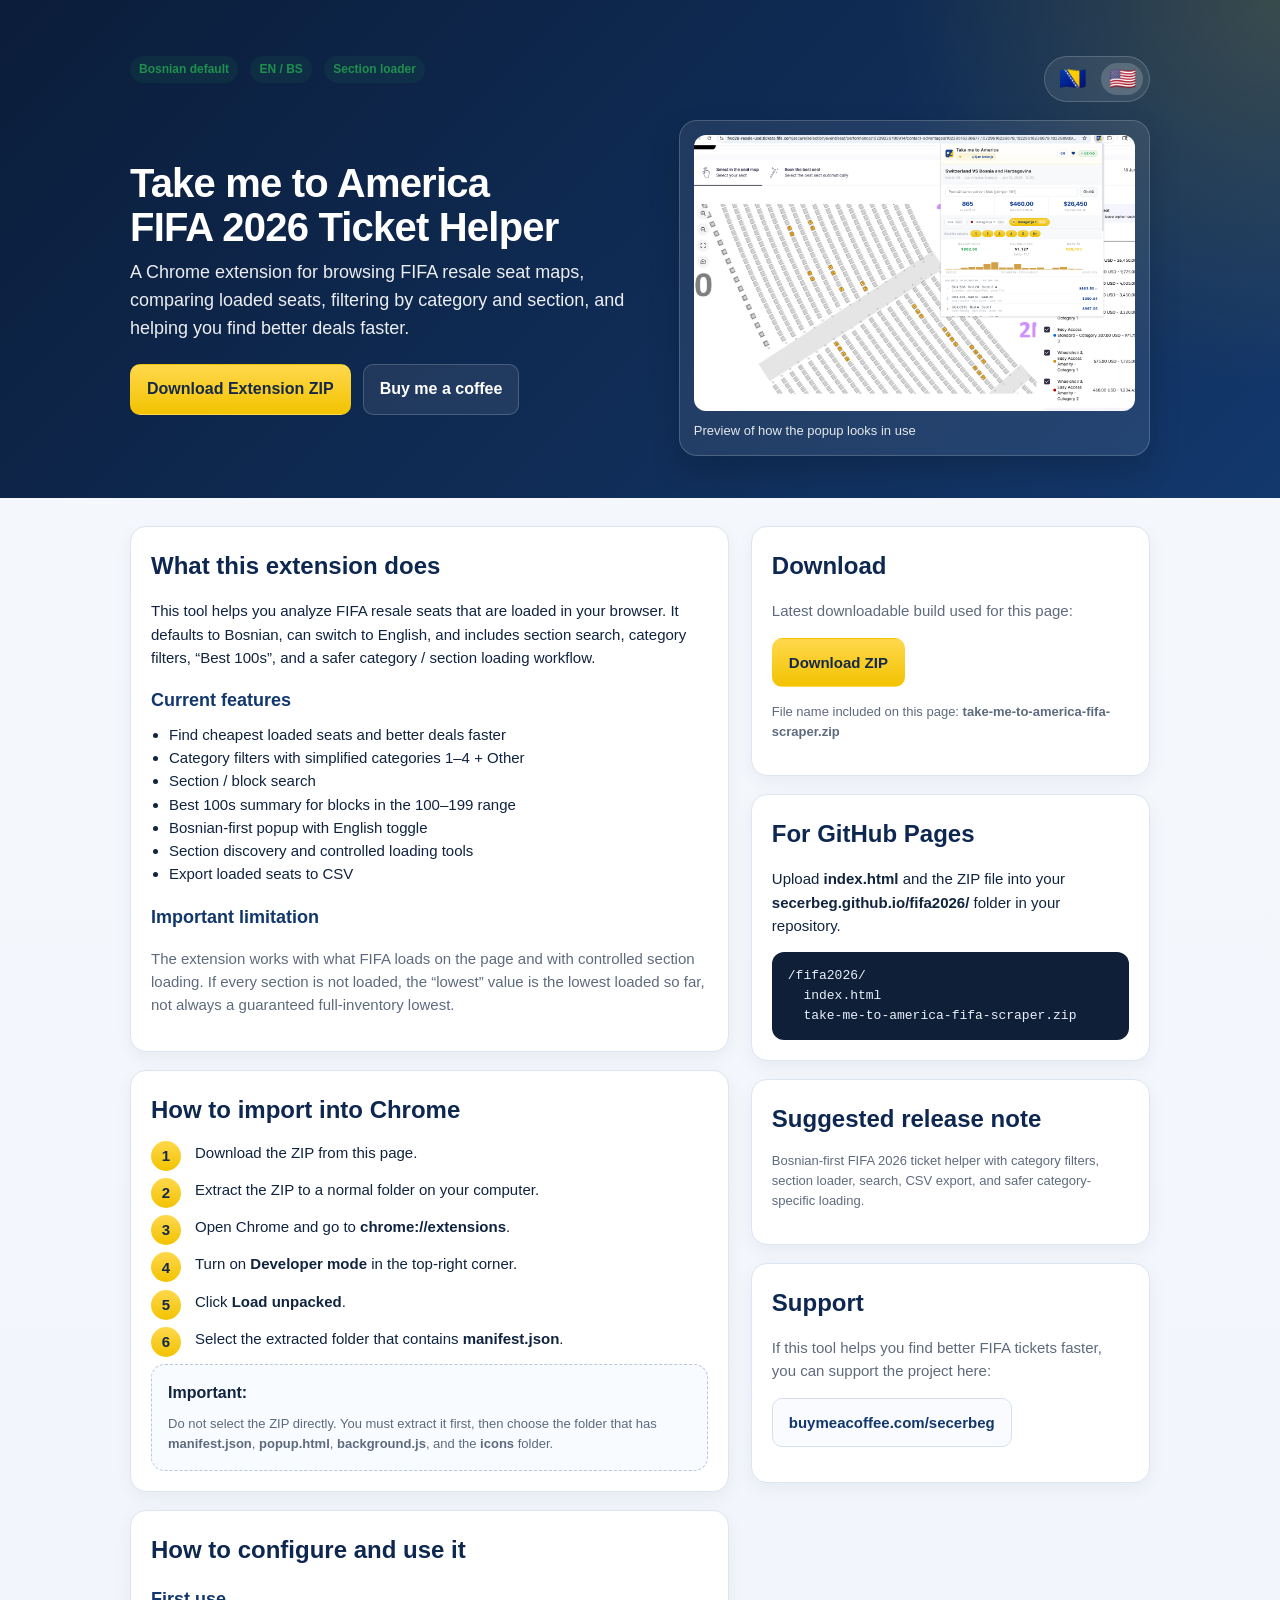
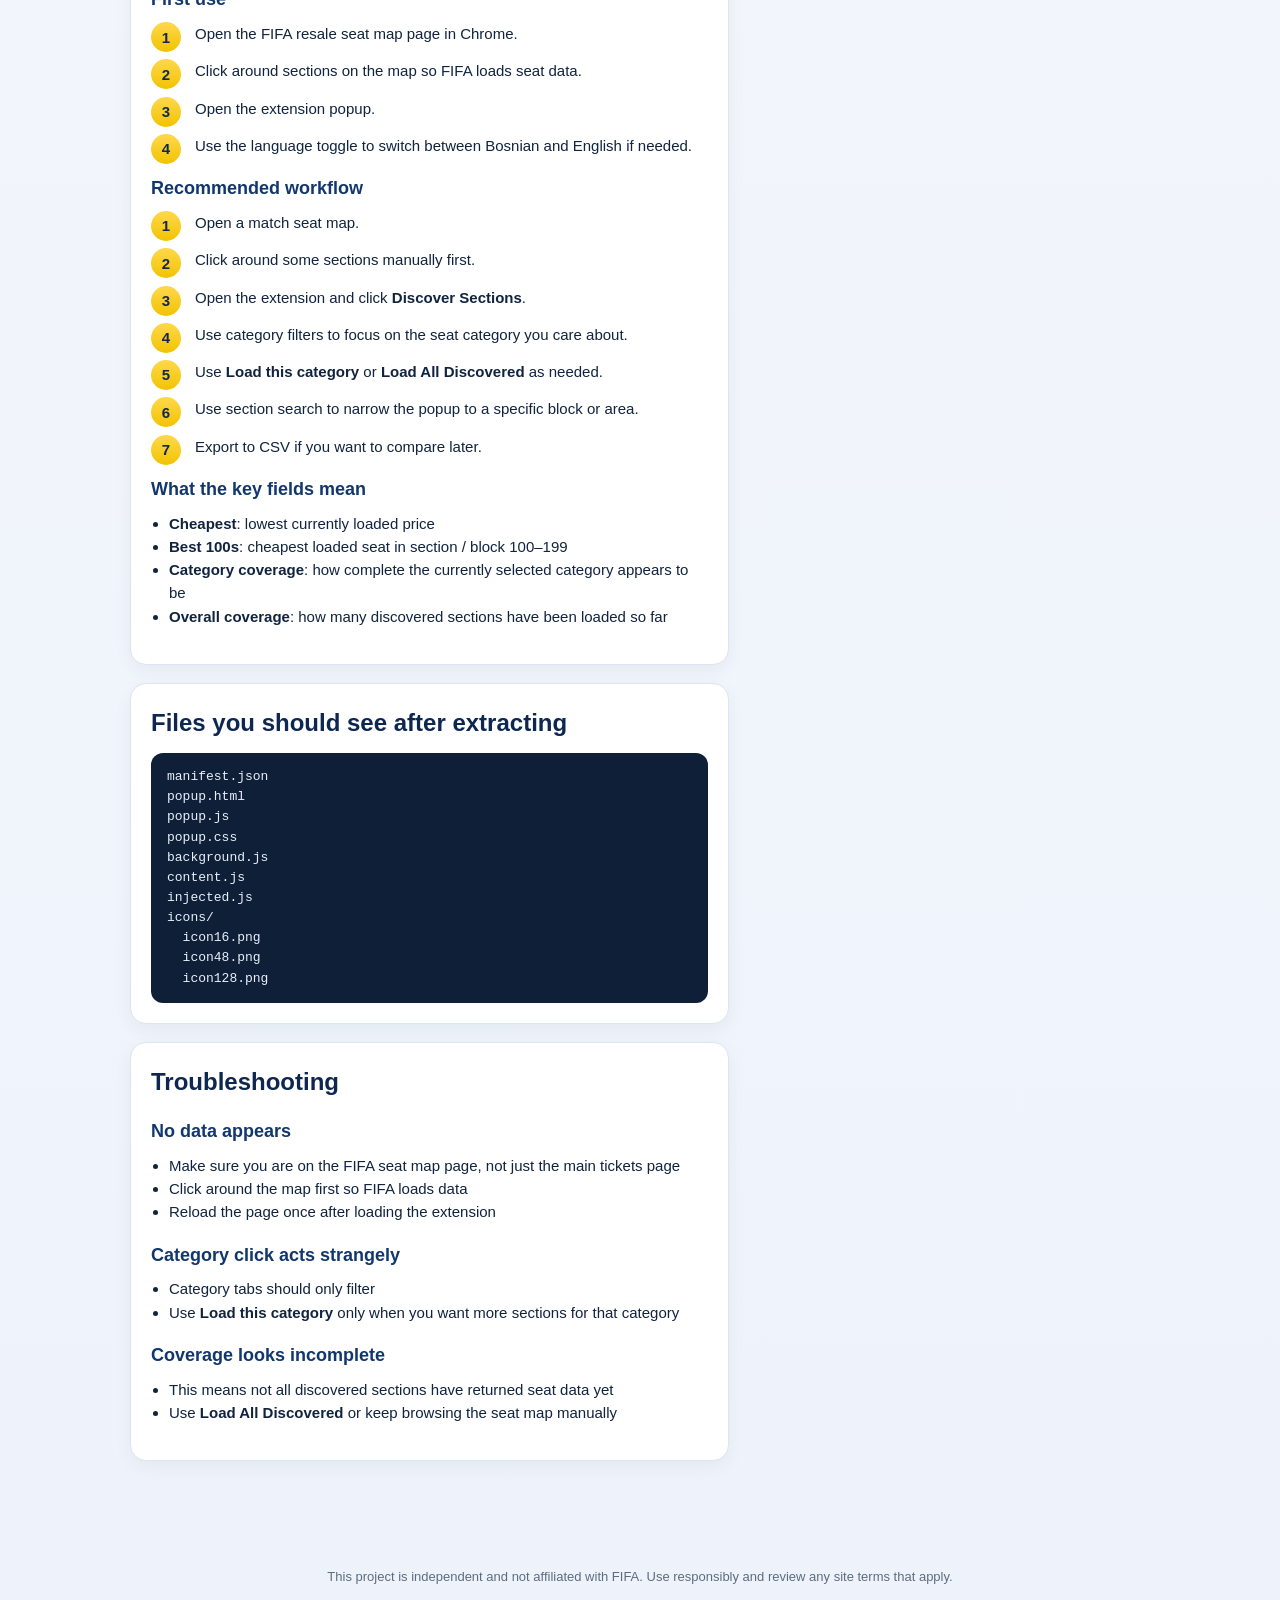
<file: index.html>
<!DOCTYPE html>
<html lang="bs">
<head>
  <meta charset="UTF-8" />
  <meta name="viewport" content="width=device-width, initial-scale=1.0" />
  <title>Take me to America – FIFA 2026 Ticket Helper</title>
  <style>
    :root { --bg:#0b1d3a; --bg2:#13386c; --gold:#f2c300; --gold2:#ffd84d; --text:#10233f; --muted:#5e6b7e; --card:#fff; --line:#dde5f0; --soft:#f6f8fc; --green:#1f8f4e; }
    * { box-sizing:border-box; }
    body { margin:0; font-family:Arial,Helvetica,sans-serif; color:var(--text); background:linear-gradient(180deg,var(--soft),#eef3fb); line-height:1.55; }
    .hero { background:radial-gradient(circle at top right, rgba(242,195,0,0.18), transparent 28%), linear-gradient(135deg,var(--bg),var(--bg2)); color:white; padding:56px 20px 42px; }
    .wrap { max-width:1020px; margin:0 auto; }
    .hero h1 { margin:0 0 10px; font-size:40px; line-height:1.1; letter-spacing:-0.02em; }
    .hero p { margin:0; max-width:760px; color:rgba(255,255,255,0.92); font-size:18px; }
    .topbar { display:flex; justify-content:space-between; align-items:flex-start; gap:16px; }
    .cta-row { display:flex; flex-wrap:wrap; gap:12px; margin-top:22px; }
    .btn { display:inline-block; text-decoration:none; border-radius:10px; padding:12px 16px; font-weight:700; border:1px solid transparent; }
    .btn-primary { background:linear-gradient(180deg,var(--gold2),var(--gold)); color:#162947; }
    .btn-secondary { background:rgba(255,255,255,0.08); color:white; border-color:rgba(255,255,255,0.18); }
    .lang-toggle { display:inline-flex; gap:8px; background:rgba(255,255,255,0.08); border:1px solid rgba(255,255,255,0.18); border-radius:999px; padding:6px; }
    .flag-btn { width:42px; height:32px; display:grid; place-items:center; border:0; border-radius:999px; cursor:pointer; background:transparent; color:white; font-size:22px; }
    .flag-btn.active { background:rgba(255,255,255,0.18); }
    .main { padding:28px 20px 60px; }
    .grid { display:grid; grid-template-columns:1.2fr 0.8fr; gap:22px; align-items:start; }
    .card { background:var(--card); border:1px solid var(--line); border-radius:16px; padding:20px; box-shadow:0 6px 18px rgba(16,35,63,0.05); margin-bottom:18px; }
    h2 { font-size:24px; margin:0 0 12px; color:#0d2750; }
    h3 { font-size:18px; margin:18px 0 8px; color:#12376d; }
    p, li { font-size:15px; }
    .muted { color:var(--muted); }
    .steps { counter-reset:step; padding:0; margin:0; list-style:none; }
    .steps li { counter-increment:step; position:relative; padding:0 0 0 44px; margin:0 0 14px; }
    .steps li::before { content:counter(step); position:absolute; left:0; top:0; width:30px; height:30px; border-radius:999px; background:linear-gradient(180deg,var(--gold2),var(--gold)); color:#13294c; font-weight:700; display:grid; place-items:center; }
    .code { background:#0f1f38; color:#e8f0fb; border-radius:12px; padding:14px 16px; overflow-x:auto; font-family:Consolas,Monaco,monospace; font-size:13px; white-space:pre-wrap; }
    .pill { display:inline-block; padding:4px 9px; border-radius:999px; background:rgba(31,143,78,0.10); color:var(--green); font-size:12px; font-weight:700; margin-right:8px; margin-bottom:8px; }
    ul.clean { padding-left:18px; margin-top:8px; }
    .download-box { border:1px dashed #b9c7da; background:#f8fbff; border-radius:14px; padding:16px; }
    .small { font-size:13px; }
    footer { padding:28px 20px 40px; color:var(--muted); font-size:13px; text-align:center; }
    [data-lang] { display:none; }
    html.lang-bs [data-lang="bs"] { display:initial; }
    html.lang-en [data-lang="en"] { display:initial; }
    html.lang-bs .list-bs, html.lang-en .list-en { display:block; }
    html.lang-bs .list-en, html.lang-en .list-bs { display:none; }
    @media (max-width:860px) { .grid { grid-template-columns:1fr; } .hero h1 { font-size:32px; } .hero p { font-size:16px; } .topbar { flex-direction:column; } }
  
    .hero-grid { display:grid; grid-template-columns:1.05fr 0.95fr; gap:28px; align-items:center; margin-top:18px; }
    .hero-copy { max-width: 620px; }
    .hero-shot {
      background: rgba(255,255,255,0.08);
      border: 1px solid rgba(255,255,255,0.18);
      border-radius: 18px;
      padding: 14px;
      box-shadow: 0 14px 30px rgba(0,0,0,0.18);
    }
    .hero-shot img {
      width: 100%;
      display: block;
      border-radius: 12px;
      background: rgba(255,255,255,0.95);
    }
    .hero-shot-caption {
      margin-top: 10px;
      font-size: 13px;
      color: rgba(255,255,255,0.88);
    }
    @media (max-width: 860px) {
      .hero-grid { grid-template-columns:1fr; }
    }

</style>
</head>
<body>
  <section class="hero">
    <div class="wrap">
      <div class="topbar">
        <div>
          <div class="pill"><span data-lang="bs">Bosanski zadani jezik</span><span data-lang="en">Bosnian default</span></div>
          <div class="pill">EN / BS</div>
          <div class="pill"><span data-lang="bs">Učitavanje sektora</span><span data-lang="en">Section loader</span></div>
        </div>
        <div class="lang-toggle" aria-label="Language toggle">
          <button class="flag-btn" id="bsBtn" title="Bosanski" aria-label="Bosanski">🇧🇦</button>
          <button class="flag-btn" id="enBtn" title="English" aria-label="English">🇺🇸</button>
        </div>
      </div>
      
      <div class="hero-grid">
        <div class="hero-copy">
          <h1>
            <span data-lang="bs">Take me to America<br>FIFA 2026 pomoćnik za karte</span>
            <span data-lang="en">Take me to America<br>FIFA 2026 Ticket Helper</span>
          </h1>
          <p>
            <span data-lang="bs">Chrome ekstenzija za pregled FIFA resale mape sjedišta, poređenje učitanih sjedišta, filtriranje po kategoriji i sektoru, i brže pronalaženje boljih ponuda.</span>
            <span data-lang="en">A Chrome extension for browsing FIFA resale seat maps, comparing loaded seats, filtering by category and section, and helping you find better deals faster.</span>
          </p>
          <div class="cta-row">
            <a class="btn btn-primary" href="./take-me-to-america-fifa-scraper.zip">
              <span data-lang="bs">Preuzmi ZIP ekstenzije</span>
              <span data-lang="en">Download Extension ZIP</span>
            </a>
            <a class="btn btn-secondary" href="https://buymeacoffee.com/secerbeg" target="_blank" rel="noopener noreferrer">
              <span data-lang="bs">Kupi mi kafu</span>
              <span data-lang="en">Buy me a coffee</span>
            </a>
          </div>
        </div>

        <div class="hero-shot">
          <img src="./viewImage.png" alt="Extension popup screenshot preview" />
          <div class="hero-shot-caption">
            <span data-lang="bs">Pregled kako popup izgleda u radu</span>
            <span data-lang="en">Preview of how the popup looks in use</span>
          </div>
        </div>
      </div>
    </div>
  </section>

  <main class="main">
    <div class="wrap grid">
      <div>
        <section class="card">
          <h2><span data-lang="bs">Šta ova ekstenzija radi</span><span data-lang="en">What this extension does</span></h2>
          <p>
            <span data-lang="bs">Ovaj alat pomaže da analiziraš FIFA resale sjedišta koja su učitana u tvom browseru. Podrazumijevano koristi bosanski, može se prebaciti na engleski, i uključuje pretragu sektora, filtere po kategoriji, “Best 100s” i sigurniji workflow za učitavanje kategorija i sektora.</span>
            <span data-lang="en">This tool helps you analyze FIFA resale seats that are loaded in your browser. It defaults to Bosnian, can switch to English, and includes section search, category filters, “Best 100s”, and a safer category / section loading workflow.</span>
          </p>
          <h3><span data-lang="bs">Trenutne funkcije</span><span data-lang="en">Current features</span></h3>
          <ul class="clean list-bs">
            <li>Brže pronalaženje najjeftinijih učitanih sjedišta i boljih ponuda</li>
            <li>Filteri po kategorijama sa pojednostavljenim kategorijama 1–4 + Ostalo</li>
            <li>Pretraga sektora / bloka</li>
            <li>Best 100s pregled za blokove u rasponu 100–199</li>
            <li>Popup prvo na bosanskom uz EN preklop</li>
            <li>Otkrivanje sektora i kontrolisano učitavanje</li>
            <li>Izvoz učitanih sjedišta u CSV</li>
          </ul>
          <ul class="clean list-en">
            <li>Find cheapest loaded seats and better deals faster</li>
            <li>Category filters with simplified categories 1–4 + Other</li>
            <li>Section / block search</li>
            <li>Best 100s summary for blocks in the 100–199 range</li>
            <li>Bosnian-first popup with English toggle</li>
            <li>Section discovery and controlled loading tools</li>
            <li>Export loaded seats to CSV</li>
          </ul>
          <h3><span data-lang="bs">Važno ograničenje</span><span data-lang="en">Important limitation</span></h3>
          <p class="muted">
            <span data-lang="bs">Ekstenzija radi sa onim što FIFA učita na stranici i sa kontrolisanim učitavanjem sektora. Ako svi sektori nisu učitani, “lowest” je najniža trenutno učitana cijena, a ne uvijek garantovano najniža iz cijelog inventara.</span>
            <span data-lang="en">The extension works with what FIFA loads on the page and with controlled section loading. If every section is not loaded, the “lowest” value is the lowest loaded so far, not always a guaranteed full-inventory lowest.</span>
          </p>
        </section>

        <section class="card" id="install">
          <h2><span data-lang="bs">Kako uvesti ekstenziju u Chrome</span><span data-lang="en">How to import into Chrome</span></h2>
          <ol class="steps list-bs">
            <li>Preuzmi ZIP sa ove stranice.</li>
            <li>Raspakuj ZIP u običan folder na računaru.</li>
            <li>Otvori Chrome i idi na <strong>chrome://extensions</strong>.</li>
            <li>Uključi <strong>Developer mode</strong> gore desno.</li>
            <li>Klikni <strong>Load unpacked</strong>.</li>
            <li>Izaberi raspakovani folder koji sadrži <strong>manifest.json</strong>.</li>
          </ol>
          <ol class="steps list-en">
            <li>Download the ZIP from this page.</li>
            <li>Extract the ZIP to a normal folder on your computer.</li>
            <li>Open Chrome and go to <strong>chrome://extensions</strong>.</li>
            <li>Turn on <strong>Developer mode</strong> in the top-right corner.</li>
            <li>Click <strong>Load unpacked</strong>.</li>
            <li>Select the extracted folder that contains <strong>manifest.json</strong>.</li>
          </ol>
          <div class="download-box">
            <strong><span data-lang="bs">Važno:</span><span data-lang="en">Important:</span></strong>
            <p class="small muted" style="margin:8px 0 0;">
              <span data-lang="bs">Nemoj birati ZIP direktno. Prvo ga raspakuj, pa izaberi folder koji sadrži <strong>manifest.json</strong>, <strong>popup.html</strong>, <strong>background.js</strong> i <strong>icons</strong> folder.</span>
              <span data-lang="en">Do not select the ZIP directly. You must extract it first, then choose the folder that has <strong>manifest.json</strong>, <strong>popup.html</strong>, <strong>background.js</strong>, and the <strong>icons</strong> folder.</span>
            </p>
          </div>
        </section>

        <section class="card" id="configure">
          <h2><span data-lang="bs">Kako podesiti i koristiti</span><span data-lang="en">How to configure and use it</span></h2>
          <h3><span data-lang="bs">Prvo korištenje</span><span data-lang="en">First use</span></h3>
          <ol class="steps list-bs">
            <li>Otvori FIFA resale mapu sjedišta u Chrome-u.</li>
            <li>Klikaj po sektorima na mapi da FIFA učita podatke o sjedištima.</li>
            <li>Otvori popup ekstenzije.</li>
            <li>Po potrebi prebaci jezik između bosanskog i engleskog.</li>
          </ol>
          <ol class="steps list-en">
            <li>Open the FIFA resale seat map page in Chrome.</li>
            <li>Click around sections on the map so FIFA loads seat data.</li>
            <li>Open the extension popup.</li>
            <li>Use the language toggle to switch between Bosnian and English if needed.</li>
          </ol>
          <h3><span data-lang="bs">Preporučeni workflow</span><span data-lang="en">Recommended workflow</span></h3>
          <ol class="steps list-bs">
            <li>Otvori mapu sjedišta za utakmicu.</li>
            <li>Prvo ručno klikaj nekoliko sektora.</li>
            <li>Otvori ekstenziju i klikni <strong>Discover Sections</strong>.</li>
            <li>Koristi filtere po kategoriji da se fokusiraš na željenu kategoriju.</li>
            <li>Koristi <strong>Load this category</strong> ili <strong>Load All Discovered</strong> po potrebi.</li>
            <li>Koristi pretragu sektora da suziš popup na određeni blok ili zonu.</li>
            <li>Izvezi u CSV ako želiš poslije porediti.</li>
          </ol>
          <ol class="steps list-en">
            <li>Open a match seat map.</li>
            <li>Click around some sections manually first.</li>
            <li>Open the extension and click <strong>Discover Sections</strong>.</li>
            <li>Use category filters to focus on the seat category you care about.</li>
            <li>Use <strong>Load this category</strong> or <strong>Load All Discovered</strong> as needed.</li>
            <li>Use section search to narrow the popup to a specific block or area.</li>
            <li>Export to CSV if you want to compare later.</li>
          </ol>
          <h3><span data-lang="bs">Šta znače glavna polja</span><span data-lang="en">What the key fields mean</span></h3>
          <ul class="clean list-bs">
            <li><strong>Cheapest</strong>: najniža trenutno učitana cijena</li>
            <li><strong>Best 100s</strong>: najjeftinije učitano sjedište u sektoru / bloku 100–199</li>
            <li><strong>Category coverage</strong>: koliko je kompletna trenutno izabrana kategorija</li>
            <li><strong>Overall coverage</strong>: koliko je otkrivenih sektora do sada učitano</li>
          </ul>
          <ul class="clean list-en">
            <li><strong>Cheapest</strong>: lowest currently loaded price</li>
            <li><strong>Best 100s</strong>: cheapest loaded seat in section / block 100–199</li>
            <li><strong>Category coverage</strong>: how complete the currently selected category appears to be</li>
            <li><strong>Overall coverage</strong>: how many discovered sections have been loaded so far</li>
          </ul>
        </section>

        <section class="card">
          <h2><span data-lang="bs">Fajlovi koje trebaš vidjeti nakon raspakivanja</span><span data-lang="en">Files you should see after extracting</span></h2>
          <div class="code">manifest.json
popup.html
popup.js
popup.css
background.js
content.js
injected.js
icons/
  icon16.png
  icon48.png
  icon128.png</div>
        </section>

        <section class="card">
          <h2><span data-lang="bs">Rješavanje problema</span><span data-lang="en">Troubleshooting</span></h2>
          <h3><span data-lang="bs">Nema podataka</span><span data-lang="en">No data appears</span></h3>
          <ul class="clean list-bs">
            <li>Provjeri da li si na FIFA seat map stranici, a ne samo na glavnoj tickets stranici</li>
            <li>Prvo klikaj po mapi da FIFA učita podatke</li>
            <li>Osvježi stranicu jednom nakon učitavanja ekstenzije</li>
          </ul>
          <ul class="clean list-en">
            <li>Make sure you are on the FIFA seat map page, not just the main tickets page</li>
            <li>Click around the map first so FIFA loads data</li>
            <li>Reload the page once after loading the extension</li>
          </ul>
          <h3><span data-lang="bs">Klik na kategoriju se čudno ponaša</span><span data-lang="en">Category click acts strangely</span></h3>
          <ul class="clean list-bs">
            <li>Klik na kategoriju treba samo filtrirati</li>
            <li>Koristi <strong>Load this category</strong> samo kad želiš učitati više sektora za tu kategoriju</li>
          </ul>
          <ul class="clean list-en">
            <li>Category tabs should only filter</li>
            <li>Use <strong>Load this category</strong> only when you want more sections for that category</li>
          </ul>
          <h3><span data-lang="bs">Pokrivenost izgleda nepotpuna</span><span data-lang="en">Coverage looks incomplete</span></h3>
          <ul class="clean list-bs">
            <li>To znači da svi otkriveni sektori još nisu vratili seat podatke</li>
            <li>Koristi <strong>Load All Discovered</strong> ili nastavi ručno pregledati mapu</li>
          </ul>
          <ul class="clean list-en">
            <li>This means not all discovered sections have returned seat data yet</li>
            <li>Use <strong>Load All Discovered</strong> or keep browsing the seat map manually</li>
          </ul>
        </section>
      </div>

      <aside>
        <section class="card">
          <h2><span data-lang="bs">Preuzimanje</span><span data-lang="en">Download</span></h2>
          <p class="muted">
            <span data-lang="bs">Najnoviji build koji se koristi na ovoj stranici:</span>
            <span data-lang="en">Latest downloadable build used for this page:</span>
          </p>
          <p><a class="btn btn-primary" href="./take-me-to-america-fifa-scraper.zip"><span data-lang="bs">Preuzmi ZIP</span><span data-lang="en">Download ZIP</span></a></p>
          <p class="small muted">
            <span data-lang="bs">Naziv fajla na ovoj stranici:</span>
            <span data-lang="en">File name included on this page:</span>
            <strong>take-me-to-america-fifa-scraper.zip</strong>
          </p>
        </section>

        <section class="card">
          <h2><span data-lang="bs">Za GitHub Pages</span><span data-lang="en">For GitHub Pages</span></h2>
          <p>
            <span data-lang="bs">Uploaduj <strong>index.html</strong> i ZIP fajl u svoj <strong>secerbeg.github.io/fifa2026/</strong> folder u repozitoriju.</span>
            <span data-lang="en">Upload <strong>index.html</strong> and the ZIP file into your <strong>secerbeg.github.io/fifa2026/</strong> folder in your repository.</span>
          </p>
          <div class="code">/fifa2026/
  index.html
  take-me-to-america-fifa-scraper.zip</div>
        </section>

        <section class="card">
          <h2><span data-lang="bs">Predložena release napomena</span><span data-lang="en">Suggested release note</span></h2>
          <p class="small muted">
            <span data-lang="bs">Bosnian-first FIFA 2026 ticket helper sa filterima po kategoriji, section loader-om, pretragom, CSV izvozom i sigurnijim učitavanjem po kategoriji.</span>
            <span data-lang="en">Bosnian-first FIFA 2026 ticket helper with category filters, section loader, search, CSV export, and safer category-specific loading.</span>
          </p>
        </section>

        <section class="card">
          <h2><span data-lang="bs">Podrška</span><span data-lang="en">Support</span></h2>
          <p class="muted">
            <span data-lang="bs">Ako ti ovaj alat pomaže da brže nađeš bolje FIFA karte, možeš podržati projekat ovdje:</span>
            <span data-lang="en">If this tool helps you find better FIFA tickets faster, you can support the project here:</span>
          </p>
          <p><a class="btn btn-secondary" style="color:#12376d;border-color:#d7e0ee;background:#f9fbff;" href="https://buymeacoffee.com/secerbeg" target="_blank" rel="noopener noreferrer">buymeacoffee.com/secerbeg</a></p>
        </section>
      </aside>
    </div>
  </main>

  <footer>
    <span data-lang="bs">Ovaj projekat je nezavisan i nije povezan sa FIFA-om. Koristi odgovorno i provjeri sva pravila stranice koja se primjenjuju.</span>
    <span data-lang="en">This project is independent and not affiliated with FIFA. Use responsibly and review any site terms that apply.</span>
  </footer>

  <script>
    const STORAGE_KEY = "fifa2026-site-lang";
    function applyLang(lang) {
      document.documentElement.classList.remove("lang-bs", "lang-en");
      document.documentElement.classList.add(lang === "en" ? "lang-en" : "lang-bs");
      document.documentElement.lang = lang === "en" ? "en" : "bs";
      document.getElementById("bsBtn").classList.toggle("active", lang !== "en");
      document.getElementById("enBtn").classList.toggle("active", lang === "en");
      localStorage.setItem(STORAGE_KEY, lang);
    }
    function detectInitialLang() {
      const saved = localStorage.getItem(STORAGE_KEY);
      if (saved === "en" || saved === "bs") return saved;
      const browserLang = (navigator.language || "").toLowerCase();
      if (browserLang.startsWith("en")) return "en";
      return "bs";
    }
    document.getElementById("bsBtn").addEventListener("click", () => applyLang("bs"));
    document.getElementById("enBtn").addEventListener("click", () => applyLang("en"));
    applyLang(detectInitialLang());
  </script>
</body>
</html>
</file>
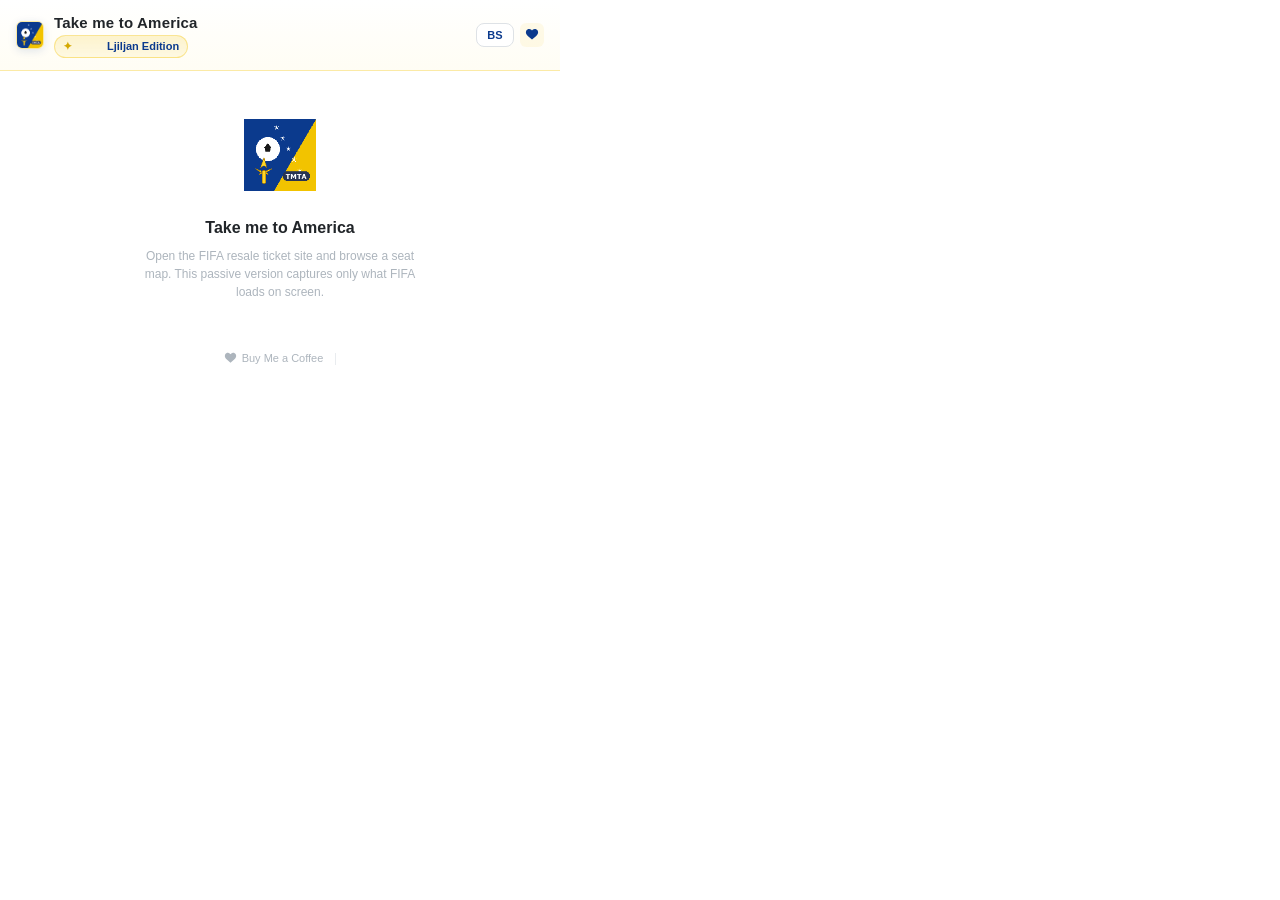
<file: popup.html>
<!DOCTYPE html>
<html lang="en">
<head>
  <meta charset="UTF-8">
  <meta name="viewport" content="width=560">
  <link rel="stylesheet" href="popup.css">
  <title>Take me to America</title>
</head>
<body>
  <!-- Header -->
  <div class="header">
    <div class="header-top">
      <div class="brand">
        <img class="brand-logo" src="icons/icon128.png" alt="Take me to America">
        <div class="brand-text">
          <h1>Take me to America</h1>
          <div class="ljiljan-badge">Ljiljan Edition</div>
        </div>
      </div>
      <div class="header-actions">
        <button id="langToggleBtn" class="lang-toggle" type="button" title="Prevedi na bosanski">BS</button>
        <a href="https://buymeacoffee.com/secerbeg" target="_blank" class="header-coffee" title="Buy me a coffee">
          <svg viewBox="0 0 16 16" width="14" height="14" fill="currentColor"><path d="M8 2.748l-.717-.737C5.6.281 2.514.878 1.4 3.053c-1.128 2.208.236 4.756 2.088 6.266L8 13.252l4.513-3.933C14.364 7.81 15.728 5.261 14.6 3.053 13.486.878 10.4.28 8.717 2.01L8 2.748z"/></svg>
        </a>
        <span class="badge" id="liveBadge" style="display:none;">
          <span class="live-dot"></span> LIVE
        </span>
      </div>
    </div>
  </div>

  <!-- Empty state -->
  <div id="noData" class="empty-state">
    <div class="empty-icon">
      <img src="icons/icon128.png" width="72" height="72" alt="">
    </div>
    <p class="empty-title" id="emptyTitle">Take me to America</p>
    <p class="empty-hint" id="emptyHint">Open the FIFA resale ticket site and browse a seat map. This passive version captures only what FIFA loads on screen.</p>
    <a class="btn btn-small" id="emptyAction" href="#" style="display:none;"></a>
  </div>

  <!-- Dashboard -->
  <div id="dashboard" style="display:none;">

    <!-- Match Info -->
    <div class="match-info" id="matchInfo"></div>

    <div class="section-search-bar">
      <input type="text" id="sectionSearch" class="section-search-input" placeholder="Search section / block only (example: 101)" />
      <button id="sectionClearBtn" class="section-search-clear" type="button">Clear</button>
    </div>

    <!-- Stats Bar -->
    <div class="stats-bar" id="statsBar"></div>

    <!-- Category Tabs + Content -->
    <div class="section cat-tabs-section">
      <div class="cat-tabs" id="catTabs"></div>
      <div id="catContent"></div>
    </div>

    <!-- Block Breakdown -->
    <div class="section">
      <div class="section-header collapsible" id="blockToggle">
        <h2 id="blockBreakdownTitle">Block Breakdown</h2>
        <svg class="chevron" viewBox="0 0 16 16" width="14" height="14" fill="none" stroke="currentColor" stroke-width="2" stroke-linecap="round" stroke-linejoin="round">
          <path d="M4 6l4 4 4-4"/>
        </svg>
      </div>
      <div class="table-wrap collapsible-body" id="blockBody" style="display:none;">
        <table class="data-table" id="blockTable">
          <thead>
            <tr>
              <th>Block</th>
              <th>Area</th>
              <th class="num">Seats</th>
              <th class="num">Min</th>
              <th class="num">Max</th>
            </tr>
          </thead>
          <tbody></tbody>
        </table>
      </div>
    </div>

    <!-- Section Loader -->
    <div class="scan-section" id="scanSection">
      <div class="section-loader-header">
        <div>
          <div class="section-loader-title">Section Loader</div>
          <div class="section-loader-subtitle">Discover sections, then load them one by one</div>
        </div>
      </div>
      <div class="section-loader-actions">
        <button id="scanBtn" class="btn btn-scan">
          <span id="scanBtnText">Discover Sections</span>
        </button>
        <button id="loadAllBtn" class="btn btn-primary">Load All Discovered</button>
      </div>
      <div class="scan-progress" id="scanProgress" style="display:none;">
        <div class="progress-bar">
          <div class="progress-fill" id="progressFill"></div>
        </div>
        <span class="progress-text" id="progressText">0%</span>
      </div>
      <div class="coverage-status" id="coverageStatus">No discovered sections yet.</div>
      <div class="coverage-list" id="coverageList" style="display:none;"></div>
    </div>

    <!-- Actions -->
    <div class="actions">
      <button id="exportBtn" class="btn btn-primary">
        <svg viewBox="0 0 16 16" width="14" height="14" fill="none" stroke="currentColor" stroke-width="2" stroke-linecap="round" stroke-linejoin="round">
          <path d="M8 2v8m0 0l-3-3m3 3l3-3"/>
          <path d="M2 11v2a1 1 0 001 1h10a1 1 0 001-1v-2"/>
        </svg>
        <span id="exportBtnLabel">Export CSV</span>
      </button>
      <button id="clearBtn" class="btn btn-danger">
        <svg viewBox="0 0 16 16" width="14" height="14" fill="none" stroke="currentColor" stroke-width="2" stroke-linecap="round" stroke-linejoin="round">
          <path d="M2 4h12M5 4V3a1 1 0 011-1h4a1 1 0 011 1v1m2 0v9a1 1 0 01-1 1H4a1 1 0 01-1-1V4h10z"/>
        </svg>
        <span id="clearBtnLabel">Clear Data</span>
      </button>
    </div>
  </div>

  <!-- Footer -->
  <div class="footer">
    <a href="https://buymeacoffee.com/secerbeg" target="_blank" class="footer-link kofi">
      <svg viewBox="0 0 16 16" width="13" height="13" fill="currentColor"><path d="M8 2.748l-.717-.737C5.6.281 2.514.878 1.4 3.053c-1.128 2.208.236 4.756 2.088 6.266L8 13.252l4.513-3.933C14.364 7.81 15.728 5.261 14.6 3.053 13.486.878 10.4.28 8.717 2.01L8 2.748z"/></svg>
      Buy Me a Coffee
    </a>
    <span class="footer-sep"></span>
  </div>

  <script src="popup.js"></script>
</body>
</html>
</file>
<file: popup.css>
/* ============================================
   FIFA Ticket Scout — Popup Styles
   Clean light theme with FIFA brand colors
   ============================================ */

:root {
  --white: #ffffff;
  --gray-50: #f8f9fa;
  --gray-100: #f1f3f5;
  --gray-200: #e9ecef;
  --gray-300: #dee2e6;
  --gray-400: #ced4da;
  --gray-500: #adb5bd;
  --gray-600: #868e96;
  --gray-700: #495057;
  --gray-800: #343a40;
  --gray-900: #212529;
  --fifa-purple: #0b3a8d;
  --fifa-purple-light: #1a56c5;
  --fifa-purple-dim: rgba(26, 61, 143, 0.08);
  --accent: #f2c300;
  --accent-light: #ffd84d;
  --accent-dim: rgba(242, 195, 0, 0.12);
  --green: #1a9e4a;
  --green-dim: rgba(26, 158, 74, 0.1);
  --blue: #0b3a8d;
  --danger: #d44040;
  --danger-dim: rgba(212, 64, 64, 0.08);
  --border: #e9ecef;
  --border-dark: #dee2e6;
  --radius: 8px;
  --radius-sm: 5px;
  --shadow-sm: 0 1px 3px rgba(0,0,0,0.06);
  --shadow: 0 2px 8px rgba(0,0,0,0.08);
}

* {
  margin: 0;
  padding: 0;
  box-sizing: border-box;
}

body {
  width: 560px;
  max-height: 720px;
  overflow-y: auto;
  font-family: -apple-system, BlinkMacSystemFont, "Segoe UI", Roboto,
    "Helvetica Neue", Arial, sans-serif;
  font-size: 13px;
  line-height: 1.4;
  background: var(--white);
  color: var(--gray-800);
  -webkit-font-smoothing: antialiased;
}

/* ---- Header ---- */

.header {
  background: var(--white);
  padding: 12px 16px;
  border-bottom: 1px solid var(--border);
  position: sticky;
  top: 0;
  z-index: 10;
}

.header-top {
  display: flex;
  align-items: center;
  justify-content: space-between;
}

.brand {
  display: flex;
  align-items: center;
  gap: 10px;
}

.brand-logo {
  width: 28px;
  height: 28px;
  border-radius: 6px;
  flex-shrink: 0;
}

.header h1 {
  font-size: 15px;
  font-weight: 700;
  color: var(--gray-900);
  letter-spacing: 0.2px;
}

.header-actions {
  display: flex;
  align-items: center;
  gap: 6px;
}

.header-coffee {
  color: var(--gray-400);
  padding: 5px;
  border-radius: 6px;
  display: flex;
  align-items: center;
  transition: all 0.15s;
  text-decoration: none;
}

.header-coffee:hover {
  color: #e25555;
  background: rgba(226, 85, 85, 0.08);
}

.header-etsy {
  color: var(--gray-400);
  padding: 5px;
  border-radius: 6px;
  display: flex;
  align-items: center;
  transition: all 0.15s;
  text-decoration: none;
}

.header-etsy:hover {
  color: #F1641E;
  background: rgba(241, 100, 30, 0.08);
}

.btn-small {
  margin-top: 16px;
  padding: 6px 18px;
  background: var(--white);
  border: 1px solid var(--border-dark);
  border-radius: var(--radius);
  color: var(--gray-600);
  font-size: 12px;
  font-weight: 600;
  font-family: inherit;
  cursor: pointer;
  transition: all 0.15s;
}

.btn-small:hover {
  border-color: var(--fifa-purple);
  color: var(--fifa-purple);
}

.badge {
  display: inline-flex;
  align-items: center;
  gap: 5px;
  background: var(--green-dim);
  color: var(--green);
  font-size: 10px;
  font-weight: 700;
  letter-spacing: 0.8px;
  padding: 3px 8px;
  border-radius: 10px;
  border: 1px solid rgba(26, 158, 74, 0.2);
}

.live-dot {
  width: 6px;
  height: 6px;
  background: var(--green);
  border-radius: 50%;
  animation: pulse 1.5s ease-in-out infinite;
}

@keyframes pulse {
  0%, 100% { opacity: 1; }
  50% { opacity: 0.35; }
}

/* ---- Empty State ---- */

.empty-state {
  padding: 48px 32px 40px;
  text-align: center;
}

.empty-icon {
  margin-bottom: 20px;
}

.empty-title {
  font-size: 16px;
  font-weight: 700;
  color: var(--gray-900);
  margin-bottom: 8px;
}

.empty-hint {
  font-size: 12px;
  color: var(--gray-500);
  line-height: 1.5;
  max-width: 280px;
  margin: 0 auto;
}

/* ---- Match Info ---- */

.match-info {
  padding: 14px 16px;
  background: var(--gray-50);
  border-bottom: 1px solid var(--border);
}

.match-teams {
  font-size: 15px;
  font-weight: 700;
  color: var(--gray-900);
  margin-bottom: 4px;
  letter-spacing: 0.2px;
}

.match-meta {
  display: flex;
  align-items: center;
  gap: 6px;
  font-size: 11.5px;
  color: var(--gray-500);
}

.match-meta .sep {
  color: var(--gray-300);
}

/* ---- Stats Bar ---- */

.stats-bar {
  display: grid;
  grid-template-columns: 1fr 1fr 1fr;
  gap: 1px;
  background: var(--border);
  border-bottom: 1px solid var(--border);
}

.stat {
  text-align: center;
  padding: 12px 8px;
  background: var(--white);
}

.stat-value {
  font-size: 20px;
  font-weight: 800;
  color: var(--fifa-purple);
  letter-spacing: -0.3px;
  line-height: 1.2;
}

.stat-label {
  font-size: 10px;
  font-weight: 600;
  color: var(--gray-500);
  text-transform: uppercase;
  letter-spacing: 0.8px;
  margin-top: 3px;
}

/* ---- Sections ---- */

.section {
  border-bottom: 1px solid var(--border);
}

.section-header {
  padding: 10px 16px;
  display: flex;
  align-items: center;
  justify-content: space-between;
}

.section-header h2 {
  font-size: 11px;
  min-width: 38px;
  font-weight: 700;
  text-transform: uppercase;
  letter-spacing: 0.8px;
  color: var(--gray-500);
}

.collapsible {
  cursor: pointer;
  user-select: none;
  transition: color 0.15s;
}

.collapsible:hover {
  color: var(--fifa-purple);
}

.collapsible:hover h2 {
  color: var(--fifa-purple);
}

.chevron {
  transition: transform 0.2s ease;
  color: var(--gray-400);
  flex-shrink: 0;
}

.chevron.open {
  transform: rotate(180deg);
}

.collapsible-body {
  overflow: hidden;
}

/* ---- Tables ---- */

.table-wrap {
  padding: 0 16px 10px;
}

.data-table {
  width: 100%;
  border-collapse: collapse;
  font-size: 12px;
}

.data-table thead th {
  text-align: left;
  padding: 6px 8px;
  color: var(--gray-500);
  font-weight: 600;
  font-size: 10.5px;
  text-transform: uppercase;
  letter-spacing: 0.5px;
  border-bottom: 1px solid var(--border);
}

.data-table thead th.num {
  text-align: right;
}

.data-table tbody td {
  padding: 6px 8px;
  border-bottom: 1px solid var(--gray-100);
  color: var(--gray-700);
}

.data-table tbody td.num {
  text-align: right;
}

.data-table tbody tr {
  transition: background 0.1s;
}

.data-table tbody tr:hover {
  background: var(--fifa-purple-dim);
}

.data-table tbody tr:last-child td {
  border-bottom: none;
}

.price {
  color: var(--fifa-purple) !important;
  font-weight: 600;
  font-variant-numeric: tabular-nums;
}

.category-dot {
  display: inline-block;
  width: 8px;
  height: 8px;
  border-radius: 50%;
  margin-right: 6px;
  vertical-align: middle;
  flex-shrink: 0;
  box-shadow: 0 0 0 1px rgba(0,0,0,0.06);
}

/* ---- Category Tabs ---- */

.cat-tabs-section {
  padding: 0;
}

.cat-tabs {
  display: flex;
  gap: 4px;
  padding: 8px 12px;
  background: var(--gray-50);
  border-bottom: 1px solid var(--border);
  overflow-x: auto;
  scrollbar-width: none;
}

.cat-tabs::-webkit-scrollbar {
  display: none;
}

.cat-tab {
  display: inline-flex;
  align-items: center;
  gap: 5px;
  padding: 6px 10px;
  background: var(--white);
  border: 1px solid var(--border-dark);
  border-radius: 20px;
  color: var(--gray-600);
  font-size: 11px;
  min-width: 38px;
  font-weight: 600;
  font-family: inherit;
  cursor: pointer;
  white-space: nowrap;
  transition: all 0.15s;
}

.cat-tab:hover {
  color: var(--gray-800);
  border-color: var(--gray-400);
  background: var(--white);
}

.cat-tab.active {
  color: var(--white);
  background: var(--fifa-purple);
  border-color: var(--fifa-purple);
}

.cat-tab.active .category-dot {
  box-shadow: 0 0 0 1.5px var(--white);
}

.cat-tab-count {
  font-size: 10px;
  background: rgba(0, 0, 0, 0.05);
  color: var(--gray-500);
  padding: 1px 5px;
  border-radius: 8px;
  font-weight: 500;
}

.cat-tab.active .cat-tab-count {
  background: rgba(255, 255, 255, 0.2);
  color: rgba(255, 255, 255, 0.9);
}

.cat-stats {
  display: flex;
  gap: 16px;
  padding: 10px 16px;
}

.cat-stat {
  display: flex;
  flex-direction: column;
  align-items: center;
  gap: 2px;
  font-size: 12px;
  flex: 1;
  text-align: center;
}

.cat-stat-label {
  color: var(--gray-500);
  font-size: 10px;
  text-transform: uppercase;
  letter-spacing: 0.5px;
  font-weight: 600;
}

.price-green {
  color: var(--green);
  font-weight: 700;
  font-size: 13px;
  font-variant-numeric: tabular-nums;
}

.price-white {
  color: var(--gray-900);
  font-weight: 700;
  font-size: 13px;
  font-variant-numeric: tabular-nums;
}

.price-avg {
  color: var(--gray-500);
  font-weight: 400;
  font-size: 10px;
  font-variant-numeric: tabular-nums;
}

.price-red {
  color: var(--accent);
  font-weight: 700;
  font-size: 13px;
  font-variant-numeric: tabular-nums;
}

/* Distribution histogram */

.distribution {
  padding: 0 16px 8px;
}

.hist-chart {
  display: flex;
  align-items: flex-end;
  gap: 2px;
  height: 36px;
}

.hist-bar {
  flex: 1;
  min-width: 0;
  border-radius: 2px 2px 0 0;
  cursor: default;
  transition: opacity 0.15s;
}

.hist-bar:hover {
  opacity: 1 !important;
}

.hist-labels {
  display: flex;
  justify-content: space-between;
  font-size: 9px;
  color: var(--gray-500);
  margin-top: 3px;
  padding: 0 1px;
}

.hist-total {
  font-size: 9px;
  color: var(--gray-500);
}

/* Cheapest clusters */

.cheapest-header {
  font-size: 10px;
  font-weight: 700;
  text-transform: uppercase;
  letter-spacing: 0.8px;
  color: var(--gray-500);
  padding: 6px 16px 2px;
  border-top: 1px solid var(--gray-100);
}

/* Together filter */

.together-filter {
  display: flex;
  align-items: center;
  gap: 8px;
  padding: 6px 12px;
  background: var(--gray-50);
  border-bottom: 1px solid var(--border);
}

.together-label {
  font-size: 10px;
  font-weight: 600;
  color: var(--gray-500);
  white-space: nowrap;
}

.together-btns {
  display: flex;
  gap: 3px;
}

.together-btn {
  padding: 4px 10px;
  background: var(--white);
  border: 1px solid var(--border-dark);
  border-radius: 20px;
  color: var(--gray-600);
  font-size: 11px;
  min-width: 38px;
  font-weight: 600;
  font-family: inherit;
  cursor: pointer;
  transition: all 0.15s;
}

.together-btn:hover {
  color: var(--gray-800);
  border-color: var(--gray-400);
}

.together-btn.active {
  color: var(--white);
  background: var(--fifa-purple);
  border-color: var(--fifa-purple);
}

.together-count {
  font-size: 10px;
  font-weight: 500;
  color: var(--gray-500);
  margin-left: auto;
}

.clusters {
  padding: 2px 16px 4px;
}

.cluster-row {
  display: flex;
  align-items: center;
  gap: 6px;
  padding: 4px 0;
  border-bottom: 1px solid var(--gray-100);
  font-size: 11px;
  min-width: 38px;
  line-height: 1.3;
}

.cluster-row:last-child {
  border-bottom: none;
}

.cluster-rank {
  width: 16px;
  font-size: 9px;
  font-weight: 700;
  color: var(--gray-400);
  text-align: center;
  flex-shrink: 0;
}

.cluster-row:nth-child(1) .cluster-rank { color: #d4a017; }
.cluster-row:nth-child(2) .cluster-rank { color: #8a919e; }
.cluster-row:nth-child(3) .cluster-rank { color: #b87333; }

.cluster-info {
  flex: 1;
  min-width: 0;
  overflow: hidden;
}

.cluster-location {
  font-size: 11px;
  min-width: 38px;
  font-weight: 500;
  color: var(--gray-700);
  white-space: nowrap;
  overflow: hidden;
  text-overflow: ellipsis;
}

.cluster-detail {
  font-size: 9px;
  color: var(--gray-500);
}

.cluster-price {
  font-size: 12px;
  font-weight: 700;
  color: var(--fifa-purple);
  font-variant-numeric: tabular-nums;
  white-space: nowrap;
}

.cluster-price .each {
  font-size: 9px;
  font-weight: 500;
  color: var(--gray-500);
  margin-left: 1px;
}

.no-deals {
  padding: 8px 16px 12px;
  font-size: 12px;
  color: var(--gray-500);
}

.deals-count {
  font-weight: 500;
  color: var(--gray-500);
  font-size: 10px;
  margin-left: 6px;
}

.cluster-pagination {
  display: flex;
  align-items: center;
  justify-content: center;
  gap: 12px;
  padding: 8px 16px 12px;
}

.page-btn {
  background: var(--white);
  border: 1px solid var(--border-dark);
  border-radius: var(--radius-sm);
  color: var(--gray-600);
  font-size: 11px;
  min-width: 38px;
  font-weight: 600;
  font-family: inherit;
  padding: 4px 10px;
  cursor: pointer;
  transition: all 0.15s;
}

.page-btn:hover:not(:disabled) {
  background: var(--fifa-purple-dim);
  border-color: var(--fifa-purple);
  color: var(--fifa-purple);
}

.page-btn:disabled {
  opacity: 0.3;
  cursor: not-allowed;
}

.page-info {
  font-size: 11px;
  min-width: 38px;
  color: var(--gray-500);
  font-weight: 500;
}

/* ---- Scan Section ---- */

.scan-section {
  padding: 12px 16px;
  border-bottom: 1px solid var(--border);
}

.btn-scan {
  width: 100%;
  background: var(--fifa-purple);
  color: #fff;
  border: none;
}

.btn-scan:hover {
  background: var(--fifa-purple-light);
  box-shadow: var(--shadow);
}

.btn-scan:disabled {
  opacity: 0.5;
  cursor: not-allowed;
  transform: none;
}

.scan-progress {
  display: flex;
  align-items: center;
  gap: 10px;
  margin-top: 8px;
}

.progress-bar {
  flex: 1;
  height: 6px;
  background: var(--gray-200);
  border-radius: 3px;
  overflow: hidden;
}

.progress-fill {
  height: 100%;
  width: 0%;
  background: linear-gradient(90deg, var(--fifa-purple), var(--fifa-purple-light));
  border-radius: 3px;
  transition: width 0.3s ease;
}

.progress-text {
  font-size: 11px;
  min-width: 38px;
  font-weight: 600;
  color: var(--gray-500);
  min-width: 36px;
  text-align: right;
}

/* ---- Actions ---- */

.actions {
  padding: 12px 16px;
  display: flex;
  gap: 8px;
  border-bottom: 1px solid var(--border);
}

.btn {
  flex: 1;
  display: inline-flex;
  align-items: center;
  justify-content: center;
  gap: 6px;
  padding: 9px 14px;
  border: none;
  border-radius: var(--radius);
  font-size: 12px;
  font-weight: 600;
  font-family: inherit;
  cursor: pointer;
  transition: all 0.15s ease;
  outline: none;
}

.btn:active {
  transform: scale(0.97);
}

.btn-primary {
  background: var(--fifa-purple);
  color: #fff;
}

.btn-primary:hover {
  background: var(--fifa-purple-light);
  box-shadow: var(--shadow);
}

.btn-danger {
  background: var(--white);
  color: var(--gray-500);
  border: 1px solid var(--border-dark);
}

.btn-danger:hover {
  background: var(--danger-dim);
  color: var(--danger);
  border-color: rgba(212, 64, 64, 0.25);
}

/* ---- Footer ---- */

.footer {
  padding: 10px 16px;
  display: flex;
  align-items: center;
  justify-content: center;
  gap: 12px;
}

.footer-link {
  display: inline-flex;
  align-items: center;
  gap: 5px;
  color: var(--gray-500);
  text-decoration: none;
  font-size: 11px;
  min-width: 38px;
  font-weight: 500;
  transition: color 0.15s;
}

.footer-link:hover {
  color: var(--fifa-purple);
}

.footer-link.kofi:hover {
  color: #e25555;
}

.footer-link.etsy:hover {
  color: #F1641E;
}

.footer-sep {
  width: 1px;
  height: 12px;
  background: var(--border);
}

/* ---- Scrollbar ---- */

::-webkit-scrollbar {
  width: 5px;
}

::-webkit-scrollbar-track {
  background: transparent;
}

::-webkit-scrollbar-thumb {
  background: var(--gray-300);
  border-radius: 3px;
}

::-webkit-scrollbar-thumb:hover {
  background: var(--gray-400);
}

/* ---- Animations ---- */

@keyframes fadeIn {
  from { opacity: 0; transform: translateY(4px); }
  to { opacity: 1; transform: translateY(0); }
}

.section {
  animation: fadeIn 0.2s ease both;
}

.section:nth-child(2) { animation-delay: 0.05s; }
.section:nth-child(3) { animation-delay: 0.1s; }
.section:nth-child(4) { animation-delay: 0.15s; }


.brand-text {
  display: flex;
  flex-direction: column;
  gap: 2px;
}

.ljiljan-badge {
  display: inline-flex;
  align-items: center;
  gap: 6px;
  color: var(--fifa-purple);
  background: linear-gradient(180deg, rgba(242,195,0,0.18), rgba(242,195,0,0.08));
  border: 1px solid rgba(242,195,0,0.35);
  padding: 3px 8px;
  border-radius: 999px;
  font-size: 11px;
  min-width: 38px;
  font-weight: 700;
  width: fit-content;
}

.ljiljan-badge::before {
  content: "✦";
  color: #d4a800;
  font-size: 11px;
  min-width: 38px;
}

.header {
  background: linear-gradient(180deg, #ffffff 0%, #fffdf4 100%);
  border-bottom: 1px solid rgba(242,195,0,0.35);
}

.brand-logo {
  border: 1px solid rgba(242,195,0,0.35);
  box-shadow: 0 2px 8px rgba(11,58,141,0.12);
}

.header-coffee {
  color: var(--fifa-purple);
  padding: 5px;
  border-radius: 6px;
  display: flex;
  align-items: center;
  text-decoration: none;
  background: rgba(242,195,0,0.08);
}

.header-coffee:hover {
  color: #0b3a8d;
  background: rgba(242,195,0,0.18);
}

.btn,
.btn-small,
button,
.cat-tab.active,
.together-btn.active {
  background: linear-gradient(180deg, #f7d64a 0%, #f2c300 100%);
  border-color: #e1b400;
  color: #0b2a66;
}

.category-dot {
  box-shadow: 0 0 0 1px rgba(11,58,141,0.12);
}


.section-search-bar {
  display: flex;
  gap: 8px;
  align-items: center;
  padding: 10px 16px 0 16px;
}

.section-search-input {
  flex: 1;
  min-width: 0;
  border: 1px solid var(--border-dark);
  border-radius: 8px;
  padding: 8px 10px;
  font-size: 13px;
  outline: none;
  background: var(--white);
  color: var(--gray-800);
}

.section-search-input:focus {
  border-color: var(--fifa-purple-light);
  box-shadow: 0 0 0 3px rgba(37, 80, 176, 0.10);
}

.section-search-clear {
  flex: 0 0 auto;
  border: 1px solid var(--border-dark);
  background: var(--gray-50);
  color: var(--gray-700);
  border-radius: 8px;
  padding: 8px 10px;
  cursor: pointer;
  font-weight: 600;
}


.section-loader-header {
  display:flex;
  align-items:flex-start;
  justify-content:space-between;
  margin-bottom:10px;
}
.section-loader-title {
  font-size:14px;
  font-weight:700;
  color:var(--gray-900);
}
.section-loader-subtitle {
  font-size:12px;
  color:var(--gray-600);
  margin-top:2px;
}
.section-loader-actions {
  display:flex;
  gap:8px;
  margin-bottom:10px;
}
.coverage-status {
  font-size:12px;
  color:var(--gray-700);
  margin-top:8px;
}
.coverage-list {
  display:flex;
  flex-wrap:wrap;
  gap:6px;
  margin-top:8px;
}
.coverage-pill {
  border:1px solid var(--border-dark);
  background:var(--gray-50);
  color:var(--gray-700);
  border-radius:999px;
  padding:4px 8px;
  font-size:11px;
}
.coverage-pill.loaded {
  background:rgba(26,158,74,0.10);
  border-color:rgba(26,158,74,0.25);
  color:#13763a;
}
.coverage-pill.pending {
  background:rgba(242,195,0,0.10);
  border-color:rgba(242,195,0,0.25);
  color:#8a6b00;
}
.coverage-pill.attempted {
  background:rgba(9,104,184,0.08);
  border-color:rgba(9,104,184,0.20);
  color:#0b5e9a;
}


.lang-toggle {
  border: 1px solid var(--border-dark);
  background: var(--white);
  color: var(--fifa-purple);
  border-radius: 8px;
  padding: 5px 9px;
  cursor: pointer;
  font-weight: 700;
  font-size: 11px;
  min-width: 38px;
}

.lang-toggle:hover {
  background: var(--gray-50);
}


.coverage-status {
  display: flex;
  align-items: center;
  gap: 8px;
  flex-wrap: wrap;
  margin-top: 8px;
}

.coverage-badge {
  display: inline-flex;
  align-items: center;
  border-radius: 999px;
  padding: 2px 8px;
  font-size: 11px;
  font-weight: 700;
}

.coverage-badge.complete {
  background: rgba(26, 158, 74, 0.12);
  color: #13763a;
  border: 1px solid rgba(26, 158, 74, 0.18);
}

.coverage-badge.partial {
  background: rgba(242, 195, 0, 0.14);
  color: #8a6b00;
  border: 1px solid rgba(242, 195, 0, 0.22);
}

.coverage-badge.loading {
  background: rgba(11, 58, 141, 0.10);
  color: #0b3a8d;
  border: 1px solid rgba(11, 58, 141, 0.18);
}

.category-load-row {
  display: flex;
  justify-content: flex-end;
  margin: 6px 0 10px 0;
}

.category-load-btn {
  border: 1px solid var(--border-dark);
  background: var(--gray-50);
  color: var(--fifa-purple);
  border-radius: 8px;
  padding: 6px 10px;
  cursor: pointer;
  font-size: 12px;
  font-weight: 700;
}

.category-load-btn:hover {
  background: rgba(11,58,141,0.06);
}
</file>
